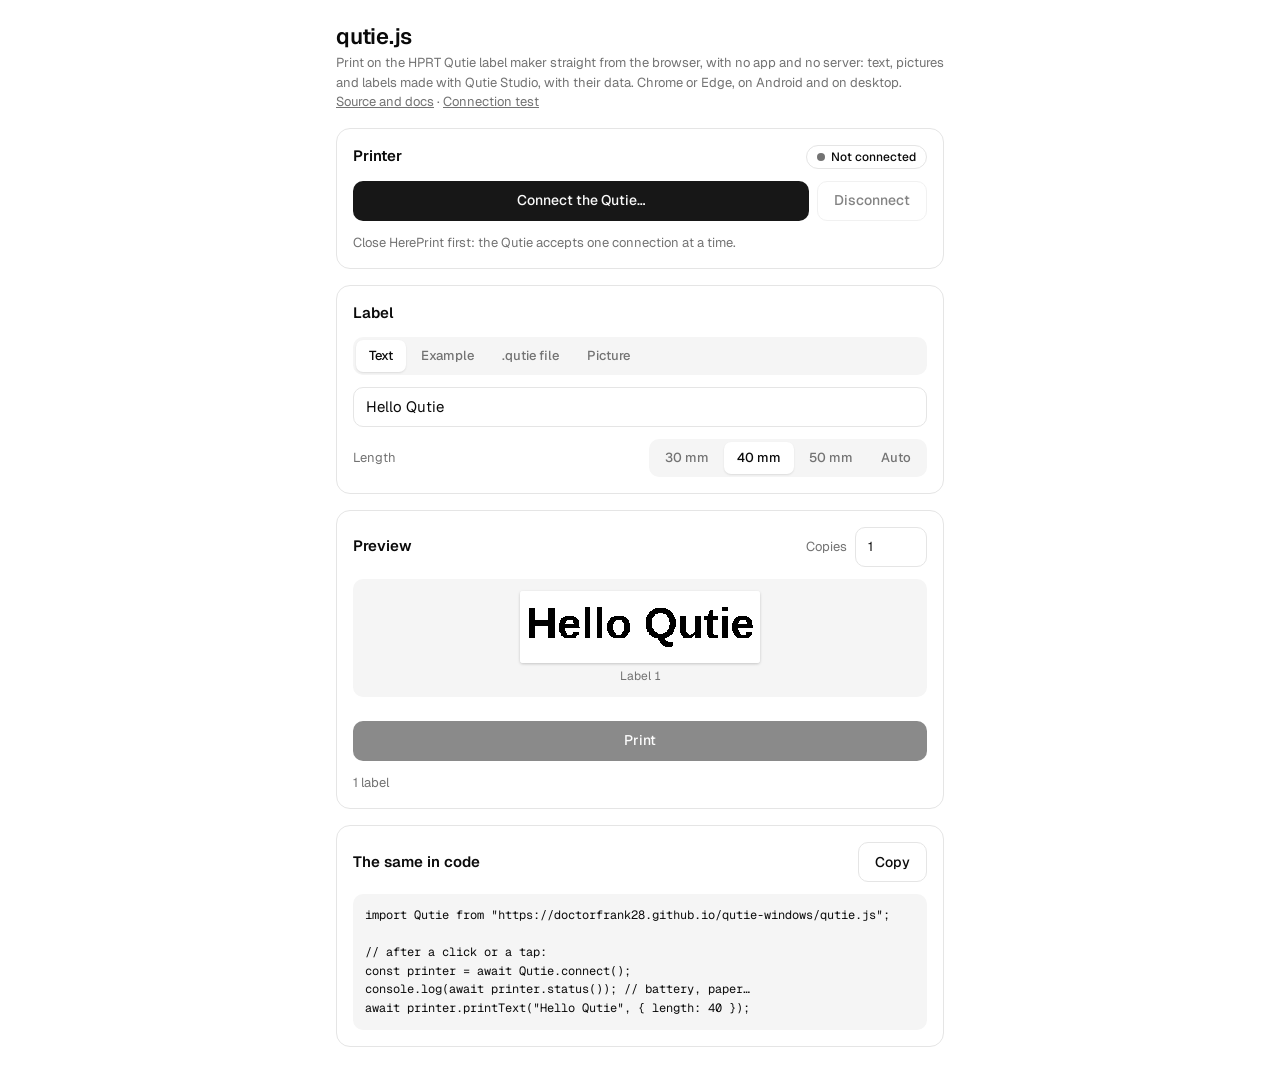
<file: web/index.html>
<!doctype html>
<html lang="en">
<head>
<meta charset="utf-8">
<meta name="viewport" content="width=device-width, initial-scale=1, viewport-fit=cover">
<meta name="color-scheme" content="light dark">
<title>qutie.js Demo</title>
<meta name="description" content="Print on the HPRT Qutie label maker from the browser with qutie.js: text, pictures and Qutie Studio labels with data.">
<link rel="preconnect" href="https://fonts.googleapis.com">
<link rel="preconnect" href="https://fonts.gstatic.com" crossorigin>
<link href="https://fonts.googleapis.com/css2?family=Geist:wght@400;500;600;700&family=Geist+Mono:wght@400;500&display=swap" rel="stylesheet">
<style>
:root {
  --background: oklch(1 0 0); --foreground: oklch(0.145 0 0); --card: oklch(1 0 0);
  --muted: oklch(0.97 0 0); --muted-foreground: oklch(0.556 0 0);
  --primary: oklch(0.205 0 0); --primary-foreground: oklch(0.985 0 0); --accent: oklch(0.97 0 0);
  --destructive: oklch(0.577 0.245 27.325); --ok: oklch(0.6 0.13 150);
  --border: oklch(0.922 0 0); --input: oklch(0.922 0 0); --ring: oklch(0.708 0 0); --radius: 0.625rem;
}
@media (prefers-color-scheme: dark) {
  :root:not([data-theme="light"]) {
    --background: oklch(0.145 0 0); --foreground: oklch(0.985 0 0); --card: oklch(0.205 0 0);
    --muted: oklch(0.269 0 0); --muted-foreground: oklch(0.708 0 0);
    --primary: oklch(0.922 0 0); --primary-foreground: oklch(0.205 0 0); --accent: oklch(0.269 0 0);
    --destructive: oklch(0.704 0.191 22.216); --ok: oklch(0.72 0.14 150);
    --border: oklch(1 0 0 / 10%); --input: oklch(1 0 0 / 15%); --ring: oklch(0.556 0 0);
  }
}
:root[data-theme="dark"] {
  --background: oklch(0.145 0 0); --foreground: oklch(0.985 0 0); --card: oklch(0.205 0 0);
  --muted: oklch(0.269 0 0); --muted-foreground: oklch(0.708 0 0);
  --primary: oklch(0.922 0 0); --primary-foreground: oklch(0.205 0 0); --accent: oklch(0.269 0 0);
  --destructive: oklch(0.704 0.191 22.216); --ok: oklch(0.72 0.14 150);
  --border: oklch(1 0 0 / 10%); --input: oklch(1 0 0 / 15%); --ring: oklch(0.556 0 0);
}
* { box-sizing: border-box; }
html { -webkit-text-size-adjust: 100%; }
body { margin: 0; background: var(--background); color: var(--foreground); font: 15px/1.5 "Geist", system-ui, sans-serif; -webkit-font-smoothing: antialiased; }
main { max-width: 640px; margin: 0 auto; padding: 20px 16px calc(32px + env(safe-area-inset-bottom)); display: grid; gap: 16px; }
h1 { font-size: 22px; font-weight: 600; margin: 0; letter-spacing: -0.01em; }
h2 { font-size: 15px; font-weight: 600; margin: 0; }
p { margin: 0; }
a { color: inherit; }
.muted { color: var(--muted-foreground); font-size: 13px; }
.card { background: var(--card); border: 1px solid var(--border); border-radius: calc(var(--radius) + 4px); padding: 16px; display: grid; gap: 12px; min-width: 0; }
.row { display: flex; gap: 8px; align-items: center; flex-wrap: wrap; }
.between { justify-content: space-between; }
.grow { flex: 1 1 auto; min-width: 0; }
button, .file {
  font: inherit; font-size: 14px; font-weight: 500; height: 40px; padding: 0 16px; border-radius: var(--radius);
  border: 1px solid transparent; cursor: pointer; display: inline-flex; align-items: center; justify-content: center; gap: 8px;
  transition: background-color .15s, color .15s, border-color .15s, opacity .15s; touch-action: manipulation;
}
button:focus-visible, input:focus-visible, select:focus-visible, .file:focus-within { outline: 3px solid color-mix(in oklch, var(--ring) 50%, transparent); outline-offset: 1px; }
button:disabled { opacity: .5; pointer-events: none; }
.primary { background: var(--primary); color: var(--primary-foreground); }
.primary:hover { background: color-mix(in oklch, var(--primary) 90%, transparent); }
.outline, .file { background: var(--background); color: var(--foreground); border-color: var(--input); }
.outline:hover, .file:hover { background: var(--accent); }
.full { width: 100%; }
input[type=text], input[type=number], select {
  font: inherit; height: 40px; width: 100%; padding: 0 12px; border-radius: var(--radius);
  border: 1px solid var(--input); background: transparent; color: var(--foreground); min-width: 0;
}
select { appearance: auto; }
.file input { position: absolute; width: 1px; height: 1px; opacity: 0; }
label.field { display: grid; gap: 4px; font-size: 13px; color: var(--muted-foreground); min-width: 0; }
.fields { display: grid; grid-template-columns: repeat(auto-fill, minmax(160px, 1fr)); gap: 10px; }
.seg { display: inline-flex; background: var(--muted); border-radius: var(--radius); padding: 3px; gap: 2px; flex-wrap: wrap; }
.seg button { height: 32px; padding: 0 12px; font-size: 13px; background: transparent; color: var(--muted-foreground); border-radius: calc(var(--radius) - 3px); }
.seg button[aria-checked="true"] { background: var(--background); color: var(--foreground); box-shadow: 0 1px 2px oklch(0 0 0 / 10%); }
.badge { display: inline-flex; align-items: center; gap: 6px; height: 24px; padding: 0 10px; border-radius: 999px; font-size: 12px; font-weight: 500; border: 1px solid var(--border); white-space: nowrap; }
.badge::before { content: ""; width: 8px; height: 8px; border-radius: 50%; background: var(--muted-foreground); }
.badge.ok::before { background: var(--ok); } .badge.bad::before { background: var(--destructive); }
.previews { background: var(--muted); border-radius: var(--radius); padding: 12px; display: grid; gap: 10px; justify-items: center; max-height: 420px; overflow: auto; overscroll-behavior: contain; }
.previews figure { margin: 0; display: grid; gap: 4px; justify-items: center; max-width: 100%; }
.previews canvas { image-rendering: pixelated; background: #fff; border-radius: 3px; box-shadow: 0 1px 3px oklch(0 0 0 / 20%); height: 72px; width: auto; max-width: 100%; object-fit: contain; }
.previews figcaption { font-size: 12px; color: var(--muted-foreground); font-variant-numeric: tabular-nums; }
pre { font: 12px/1.55 "Geist Mono", ui-monospace, monospace; background: var(--muted); border-radius: var(--radius); padding: 12px; margin: 0; overflow: auto; white-space: pre; }
.error { color: var(--destructive); font-size: 13px; }
details summary { cursor: pointer; padding: 4px 0; }
details pre { margin-top: 8px; max-height: 260px; }
.hidden { display: none !important; }
@media (prefers-reduced-motion: reduce) { * { transition: none !important; } }
</style>
</head>
<body>
<main>
  <header>
    <h1>qutie.js</h1>
    <p class="muted">Print on the HPRT Qutie label maker straight from the browser, with no app and no server: text, pictures and labels made with Qutie Studio, with their data. Chrome or Edge, on Android and on desktop. <a href="https://github.com/DoctorFrank28/qutie-windows">Source and docs</a> · <a href="serial-test.html">Connection test</a></p>
  </header>

  <section class="card" aria-labelledby="printer-title">
    <div class="row between">
      <h2 id="printer-title">Printer</h2>
      <span class="badge" id="state" role="status">Not connected</span>
    </div>
    <div class="row">
      <button class="primary grow" id="connect" type="button">Connect the Qutie…</button>
      <button class="outline" id="disconnect" type="button" disabled>Disconnect</button>
    </div>
    <p class="muted" id="printer-line">Close HerePrint first: the Qutie accepts one connection at a time.</p>
  </section>

  <section class="card" aria-labelledby="label-title">
    <h2 id="label-title">Label</h2>
    <div class="seg" role="radiogroup" aria-label="What to print" id="sources">
      <button type="button" role="radio" data-source="text" aria-checked="true">Text</button>
      <button type="button" role="radio" data-source="example" aria-checked="false">Example</button>
      <button type="button" role="radio" data-source="file" aria-checked="false">.qutie file</button>
      <button type="button" role="radio" data-source="picture" aria-checked="false">Picture</button>
    </div>
    <div data-panel="text" class="row">
      <input type="text" id="text" name="text" class="grow" value="Hello Qutie" autocomplete="off" spellcheck="false" aria-label="Text">
    </div>
    <div data-panel="example" class="hidden">
      <select id="example" name="example" aria-label="Example label"></select>
    </div>
    <div data-panel="file" class="hidden">
      <label class="file full"><input type="file" id="file" accept=".qutie,application/json"><span id="file-name">Choose a .qutie file from Qutie Studio…</span></label>
    </div>
    <div data-panel="picture" class="hidden">
      <label class="file full"><input type="file" id="picture" accept="image/*"><span id="picture-name">Choose a picture…</span></label>
    </div>
    <div class="row between" id="length-row">
      <span class="muted" id="length-label">Length</span>
      <div class="seg" role="radiogroup" aria-labelledby="length-label" id="lengths">
        <button type="button" role="radio" data-len="30" aria-checked="false">30 mm</button>
        <button type="button" role="radio" data-len="40" aria-checked="true">40 mm</button>
        <button type="button" role="radio" data-len="50" aria-checked="false">50 mm</button>
        <button type="button" role="radio" data-len="auto" aria-checked="false">Auto</button>
      </div>
    </div>
  </section>

  <section class="card hidden" aria-labelledby="data-title" id="data-card">
    <div class="row between">
      <h2 id="data-title">Data</h2>
      <div class="seg hidden" role="radiogroup" aria-label="Which data" id="data-modes">
        <button type="button" role="radio" data-mode="rows" aria-checked="true">Saved rows</button>
        <button type="button" role="radio" data-mode="fields" aria-checked="false">One label</button>
      </div>
    </div>
    <p class="muted" id="data-note"></p>
    <div class="fields" id="fields"></div>
    <div class="fields" id="series"></div>
  </section>

  <section class="card" aria-labelledby="preview-title">
    <div class="row between">
      <h2 id="preview-title">Preview</h2>
      <label class="field" style="grid-auto-flow: column; align-items: center; gap: 8px;">Copies
        <input type="number" id="copies" name="copies" value="1" min="1" max="99" inputmode="numeric" style="width: 72px;">
      </label>
    </div>
    <div class="previews" id="previews" aria-live="polite"></div>
    <p class="error" id="error" role="alert"></p>
    <button class="primary full" id="print" type="button" disabled>Print</button>
    <p class="muted" id="progress" aria-live="polite"></p>
    <details id="trace-box" class="hidden"><summary class="muted">Details</summary><pre id="trace"></pre></details>
  </section>

  <section class="card" aria-labelledby="code-title">
    <div class="row between">
      <h2 id="code-title">The same in code</h2>
      <button class="outline" id="copy" type="button">Copy</button>
    </div>
    <pre id="code"></pre>
  </section>
</main>

<script type="module">
import Qutie from "./qutie.js";

const $ = (id) => document.getElementById(id);
const state = { source: "text", length: "40", doc: null, docName: "", data: "rows", values: {}, start: null, count: null, picture: null, printer: null };
let examples = [];

// ------------------------------------------------------------------ the printer
function showPrinter(text, ok = false, bad = false) {
  $("state").textContent = text;
  $("state").className = `badge ${ok ? "ok" : bad ? "bad" : ""}`;
  $("connect").disabled = ok;
  $("disconnect").disabled = !ok;
  $("print").disabled = !ok || !$("previews").childElementCount;
}

$("connect").addEventListener("click", async () => {
  try {
    showPrinter("Connecting…");
    const printer = await Qutie.connect();
    state.printer = printer;
    printer.addEventListener("disconnect", () => { state.printer = null; showPrinter("Disconnected", false, true); });
    showPrinter(`Connected · ${printer.transport === "bluetooth" ? "Bluetooth" : "serial port"}`, true);
    const s = await printer.status();
    $("printer-line").textContent = `${printer.name} · battery ${s.battery}% · ${s.paper === "continuous" ? "continuous tape" : "gap labels"} · density ${s.density}`;
  } catch (e) {
    const cancelled = e.name === "NotFoundError" && /cancel/i.test(e.message);
    showPrinter(cancelled ? "No printer chosen" : "Not connected", false, !cancelled);
    $("printer-line").textContent = `${e.name}: ${e.message}`;
  }
});
$("disconnect").addEventListener("click", async () => { await state.printer?.disconnect(); state.printer = null; showPrinter("Not connected"); });

// ------------------------------------------------------------------ what to print
function radio(group, attr, onPick) {
  $(group).addEventListener("click", (e) => {
    const b = e.target.closest(`button[${attr}]`);
    if (!b) return;
    for (const x of $(group).querySelectorAll("button")) x.setAttribute("aria-checked", String(x === b));
    onPick(b.getAttribute(attr));
  });
  $(group).addEventListener("keydown", (e) => {
    if (!["ArrowLeft", "ArrowRight"].includes(e.key)) return;
    const all = [...$(group).querySelectorAll("button")];
    const i = all.findIndex((x) => x.getAttribute("aria-checked") === "true");
    const next = all[(i + (e.key === "ArrowRight" ? 1 : all.length - 1)) % all.length];
    next.focus(); next.click();
  });
}
radio("sources", "data-source", (v) => {
  state.source = v;
  for (const p of document.querySelectorAll("[data-panel]")) p.classList.toggle("hidden", p.dataset.panel !== v);
  $("length-row").classList.toggle("hidden", v === "example" || v === "file");
  load();
});
radio("lengths", "data-len", (v) => { state.length = v; load(); });
radio("data-modes", "data-mode", (v) => { state.data = v; showData(); refresh(); });

$("text").addEventListener("input", debounce(load, 250));
$("example").addEventListener("change", load);
$("file").addEventListener("change", () => { $("file-name").textContent = $("file").files[0]?.name || "Choose a .qutie file…"; load(); });
$("picture").addEventListener("change", () => { $("picture-name").textContent = $("picture").files[0]?.name || "Choose a picture…"; load(); });
$("copies").addEventListener("input", debounce(refresh, 250));

function debounce(fn, ms) { let t; return (...a) => { clearTimeout(t); t = setTimeout(() => fn(...a), ms); }; }

/** The document for the current choice. */
async function load() {
  $("error").textContent = "";
  try {
    if (state.source === "text") { state.doc = Qutie.textLabel($("text").value || " ", { length: state.length }); state.docName = ""; }
    else if (state.source === "example") {
      const e = examples.find((x) => x.file === $("example").value) || examples[0];
      state.doc = await (await fetch(`examples/${e.file}`)).json();
      state.docName = `examples/${e.file}`;
    } else if (state.source === "file") {
      const f = $("file").files[0];
      state.doc = f ? JSON.parse(await f.text()) : null;
      state.docName = f?.name || "";
    } else {
      const f = $("picture").files[0];
      state.doc = f ? await Qutie.imageLabel(f, { length: state.length }) : null;
      state.picture = f || null;
    }
    state.values = {};
    state.data = state.doc?.data?.rows?.length ? "rows" : "fields";
    for (const b of $("data-modes").querySelectorAll("button")) b.setAttribute("aria-checked", String(b.dataset.mode === state.data));
    await buildData();
    await refresh();
  } catch (e) {
    $("error").textContent = e.message;
  }
}

// ------------------------------------------------------------------ data
const usesCounter = (doc) => /\{n([+-]\d+)?\}/.test(JSON.stringify(doc?.objects || []));

async function buildData() {
  const doc = state.doc;
  const fields = doc && (state.source === "example" || state.source === "file") ? await Qutie.fields(doc) : [];
  const counter = usesCounter(doc);
  $("data-card").classList.toggle("hidden", !fields.length && !counter);
  $("data-modes").classList.toggle("hidden", !doc?.data?.rows?.length);
  $("fields").replaceChildren(...fields.map((name) => {
    const label = document.createElement("label");
    label.className = "field";
    const input = document.createElement("input");
    input.type = "text"; input.name = name; input.autocomplete = "off"; input.placeholder = name;
    input.addEventListener("input", debounce(() => { state.values[name] = input.value; refresh(); }, 300));
    label.append(name, input);
    return label;
  }));
  $("series").replaceChildren(...(counter ? [["start", "Start number", doc.series?.start ?? 1], ["count", "How many", doc.series?.count ?? 10]] : []).map(([key, text, value]) => {
    const label = document.createElement("label");
    label.className = "field";
    const input = document.createElement("input");
    input.type = "number"; input.name = key; input.value = value; input.inputMode = "numeric";
    state[key] = Number(value);
    input.addEventListener("input", debounce(() => { state[key] = Number(input.value); refresh(); }, 300));
    label.append(text, input);
    return label;
  }));
  showData();
}

function showData() {
  const rows = state.doc?.data?.rows?.length || 0;
  const useRows = state.data === "rows" && rows;
  $("fields").classList.toggle("hidden", Boolean(useRows));
  $("data-note").textContent = useRows ? `One label for each of the ${rows} rows saved in the label (its formulas, copies and conditions apply).`
    : $("fields").childElementCount ? "Fill in the fields: one label with these values." : "";
}

function options() {
  const o = {};
  const copies = Math.max(1, Math.min(99, Number($("copies").value) || 1));
  if (copies > 1) o.copies = copies;
  if ((state.data === "fields" || !state.doc?.data?.rows?.length) && Object.keys(state.values).length) o.fields = { ...state.values };
  if (usesCounter(state.doc)) { o.start = state.start; o.count = state.count; }
  return o;
}

// ------------------------------------------------------------------ preview, print, code
async function refresh() {
  $("error").textContent = "";
  const previews = $("previews");
  if (!state.doc) { previews.replaceChildren(); showCode(); return; }
  try {
    const labels = await Qutie.preview(state.doc, { ...options(), scale: 2 });
    previews.replaceChildren(...labels.slice(0, 30).map(({ canvas, row, copy }, i) => {
      const fig = document.createElement("figure");
      const cap = document.createElement("figcaption");
      cap.textContent = row !== null ? `Row ${row + 1}${copy > 1 ? ` · copy ${copy}` : ""}` : `Label ${i + 1}`;
      canvas.setAttribute("role", "img");
      canvas.setAttribute("aria-label", cap.textContent);
      fig.append(canvas, cap);
      return fig;
    }));
    if (labels.length > 30) previews.append(Object.assign(document.createElement("p"), { className: "muted", textContent: `… and ${labels.length - 30} more` }));
    $("progress").textContent = `${labels.length} label${labels.length === 1 ? "" : "s"}`;
  } catch (e) {
    previews.replaceChildren();
    $("error").textContent = e.message;
  }
  $("print").disabled = !state.printer || !previews.childElementCount;
  showCode();
}

$("print").addEventListener("click", async () => {
  $("print").disabled = true;
  $("error").textContent = "";
  try {
    const started = performance.now();
    const { printed } = await state.printer.print(state.doc, {
      ...options(),
      onProgress: ({ printed: n, total }) => { $("progress").textContent = `Printing ${n} of ${total}…`; },
    });
    $("progress").textContent = `Printed ${printed} label${printed === 1 ? "" : "s"} in ${((performance.now() - started) / 1000).toFixed(1)} s`;
  } catch (e) {
    $("error").textContent = e.message;
  } finally {
    $("print").disabled = !state.printer;
    const trace = state.printer?.lastTrace || [];
    $("trace").textContent = trace.map((t) => `${String(t.ms).padStart(6)} ms  ${t.what}`).join("\n");
    $("trace-box").classList.toggle("hidden", !trace.length);
  }
});

function showCode() {
  const o = options();
  const args = Object.keys(o).length ? `, ${JSON.stringify(o, null, 1).replace(/\n\s*/g, " ")}` : "";
  let call;
  if (state.source === "text") call = `await printer.printText(${JSON.stringify($("text").value)}, { length: ${JSON.stringify(state.length === "auto" ? "auto" : Number(state.length))} });`;
  else if (state.source === "picture") call = `await printer.printImage(fileOrImage, { length: ${JSON.stringify(state.length === "auto" ? "auto" : Number(state.length))} });`;
  else call = `await printer.print(${JSON.stringify(state.docName || "label.qutie")}${args});`;
  $("code").textContent = `import Qutie from "https://doctorfrank28.github.io/qutie-windows/qutie.js";

// after a click or a tap:
const printer = await Qutie.connect();
console.log(await printer.status()); // battery, paper…
${call}`;
}
$("copy").addEventListener("click", async () => {
  try { await navigator.clipboard.writeText($("code").textContent); $("copy").textContent = "Copied"; setTimeout(() => { $("copy").textContent = "Copy"; }, 1500); } catch { /* not allowed here */ }
});

// ------------------------------------------------------------------ start
const support = Qutie.support();
if (!support.secure || (!support.bluetooth && !support.serial)) {
  $("connect").disabled = true;
  $("printer-line").textContent = !support.secure ? "This page must be opened over HTTPS." : "This browser cannot reach the printer: use Chrome or Edge (Android, Windows, macOS, Linux). Previews still work.";
}
examples = await (await fetch("examples/index.json")).json();
$("example").replaceChildren(...examples.map((e) => Object.assign(document.createElement("option"), { value: e.file, textContent: e.name })));
document.fonts?.ready.then(refresh);
load();
</script>
</body>
</html>
</file>
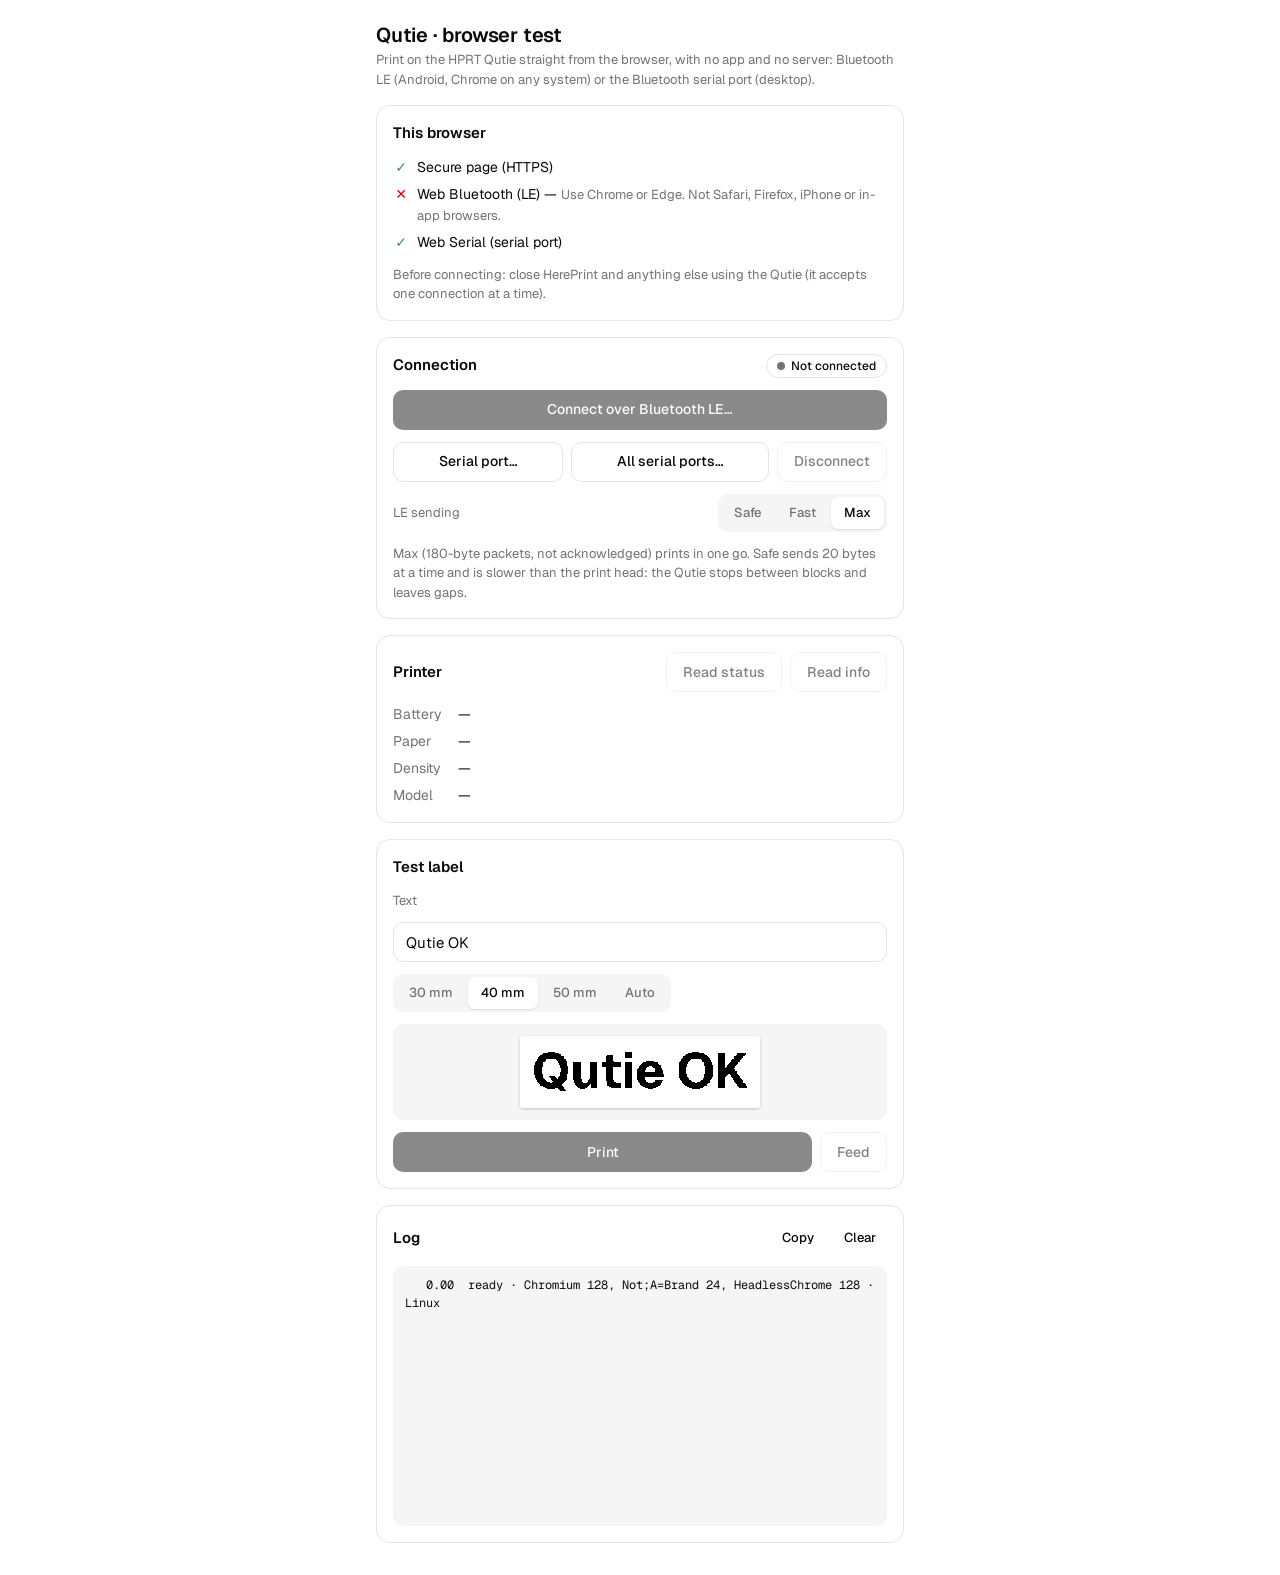
<file: web/serial-test.html>
<!doctype html>
<html lang="en">
<head>
<meta charset="utf-8">
<meta name="viewport" content="width=device-width, initial-scale=1, viewport-fit=cover">
<meta name="color-scheme" content="light dark">
<title>Qutie Browser Test</title>
<link rel="preconnect" href="https://fonts.googleapis.com">
<link rel="preconnect" href="https://fonts.gstatic.com" crossorigin>
<link href="https://fonts.googleapis.com/css2?family=Geist:wght@400;500;600;700&family=Geist+Mono:wght@400;500&display=swap" rel="stylesheet">
<style>
/* shadcn/ui tokens (neutral), light and dark */
:root {
  --background: oklch(1 0 0); --foreground: oklch(0.145 0 0);
  --card: oklch(1 0 0); --muted: oklch(0.97 0 0); --muted-foreground: oklch(0.556 0 0);
  --primary: oklch(0.205 0 0); --primary-foreground: oklch(0.985 0 0);
  --secondary: oklch(0.97 0 0); --accent: oklch(0.97 0 0);
  --destructive: oklch(0.577 0.245 27.325); --ok: oklch(0.6 0.13 150);
  --border: oklch(0.922 0 0); --input: oklch(0.922 0 0); --ring: oklch(0.708 0 0);
  --radius: 0.625rem;
}
@media (prefers-color-scheme: dark) {
  :root:not([data-theme="light"]) {
    --background: oklch(0.145 0 0); --foreground: oklch(0.985 0 0);
    --card: oklch(0.205 0 0); --muted: oklch(0.269 0 0); --muted-foreground: oklch(0.708 0 0);
    --primary: oklch(0.922 0 0); --primary-foreground: oklch(0.205 0 0);
    --secondary: oklch(0.269 0 0); --accent: oklch(0.269 0 0);
    --destructive: oklch(0.704 0.191 22.216); --ok: oklch(0.72 0.14 150);
    --border: oklch(1 0 0 / 10%); --input: oklch(1 0 0 / 15%); --ring: oklch(0.556 0 0);
  }
}
:root[data-theme="dark"] {
  --background: oklch(0.145 0 0); --foreground: oklch(0.985 0 0);
  --card: oklch(0.205 0 0); --muted: oklch(0.269 0 0); --muted-foreground: oklch(0.708 0 0);
  --primary: oklch(0.922 0 0); --primary-foreground: oklch(0.205 0 0);
  --secondary: oklch(0.269 0 0); --accent: oklch(0.269 0 0);
  --destructive: oklch(0.704 0.191 22.216); --ok: oklch(0.72 0.14 150);
  --border: oklch(1 0 0 / 10%); --input: oklch(1 0 0 / 15%); --ring: oklch(0.556 0 0);
}
* { box-sizing: border-box; }
html { -webkit-text-size-adjust: 100%; }
body {
  margin: 0; background: var(--background); color: var(--foreground);
  font: 15px/1.5 "Geist", system-ui, sans-serif; -webkit-font-smoothing: antialiased;
}
main { max-width: 560px; margin: 0 auto; padding: 20px 16px calc(32px + env(safe-area-inset-bottom)); display: grid; gap: 16px; }
h1 { font-size: 20px; font-weight: 600; margin: 0; letter-spacing: -0.01em; text-wrap: balance; }
h2 { font-size: 15px; font-weight: 600; margin: 0; }
p { margin: 0; }
.muted { color: var(--muted-foreground); font-size: 13px; }
.card { background: var(--card); border: 1px solid var(--border); border-radius: calc(var(--radius) + 4px); padding: 16px; display: grid; gap: 12px; }
.row { display: flex; gap: 8px; align-items: center; flex-wrap: wrap; }
.between { justify-content: space-between; }
.grow { flex: 1 1 auto; min-width: 0; }
button {
  font: inherit; font-size: 14px; font-weight: 500; height: 40px; padding: 0 16px; border-radius: var(--radius);
  border: 1px solid transparent; cursor: pointer; display: inline-flex; align-items: center; justify-content: center; gap: 8px;
  transition: background-color .15s, color .15s, border-color .15s, opacity .15s; touch-action: manipulation;
}
button:focus-visible, input:focus-visible { outline: 3px solid color-mix(in oklch, var(--ring) 50%, transparent); outline-offset: 1px; }
button:disabled { opacity: .5; pointer-events: none; }
.primary { background: var(--primary); color: var(--primary-foreground); }
.primary:hover { background: color-mix(in oklch, var(--primary) 90%, transparent); }
.outline { background: var(--background); color: var(--foreground); border-color: var(--input); }
.outline:hover { background: var(--accent); }
.ghost { background: transparent; color: var(--foreground); height: 32px; padding: 0 10px; font-size: 13px; }
.ghost:hover { background: var(--accent); }
.full { width: 100%; }
input[type=text] {
  font: inherit; height: 40px; width: 100%; padding: 0 12px; border-radius: var(--radius);
  border: 1px solid var(--input); background: transparent; color: var(--foreground);
}
.seg { display: inline-flex; background: var(--muted); border-radius: var(--radius); padding: 3px; gap: 2px; }
.seg button { height: 32px; padding: 0 12px; font-size: 13px; background: transparent; color: var(--muted-foreground); border-radius: calc(var(--radius) - 3px); }
.seg button[aria-checked="true"] { background: var(--background); color: var(--foreground); box-shadow: 0 1px 2px oklch(0 0 0 / 10%); }
.badge { display: inline-flex; align-items: center; gap: 6px; height: 24px; padding: 0 10px; border-radius: 999px; font-size: 12px; font-weight: 500; border: 1px solid var(--border); white-space: nowrap; }
.badge::before { content: ""; width: 8px; height: 8px; border-radius: 50%; background: var(--muted-foreground); }
.badge.ok::before { background: var(--ok); }
.badge.bad::before { background: var(--destructive); }
dl { margin: 0; display: grid; grid-template-columns: auto 1fr; gap: 6px 16px; font-size: 14px; }
dt { color: var(--muted-foreground); }
dd { margin: 0; font-variant-numeric: tabular-nums; overflow-wrap: anywhere; }
.checks { list-style: none; margin: 0; padding: 0; display: grid; gap: 6px; font-size: 14px; }
.checks li { display: flex; gap: 8px; align-items: baseline; }
.checks .mark { width: 16px; flex: none; text-align: center; font-weight: 600; }
.yes { color: var(--ok); } .no { color: var(--destructive); }
.preview { background: var(--muted); border-radius: var(--radius); padding: 12px; display: flex; justify-content: center; overflow-x: auto; overscroll-behavior-x: contain; }
.preview canvas { image-rendering: pixelated; background: #fff; border-radius: 3px; box-shadow: 0 1px 3px oklch(0 0 0 / 20%); height: 72px; width: auto; max-width: none; }
.log {
  font: 12px/1.5 "Geist Mono", ui-monospace, monospace; background: var(--muted); border-radius: var(--radius);
  padding: 10px 12px; height: 260px; overflow: auto; white-space: pre-wrap; overflow-wrap: anywhere; margin: 0;
  overscroll-behavior: contain; font-variant-numeric: tabular-nums;
}
.tx { color: oklch(0.55 0.15 250); } .rx { color: oklch(0.55 0.14 150); } .err { color: var(--destructive); }
.hidden { display: none !important; }
@media (prefers-reduced-motion: reduce) { * { transition: none !important; } }
</style>
</head>
<body>
<main>
  <header class="row between">
    <div class="grow">
      <h1>Qutie · browser test</h1>
      <p class="muted">Print on the HPRT Qutie straight from the browser, with no app and no server: Bluetooth LE (Android, Chrome on any system) or the Bluetooth serial port (desktop).</p>
    </div>
  </header>

  <section class="card" aria-labelledby="support-title">
    <h2 id="support-title">This browser</h2>
    <ul class="checks" id="checks"></ul>
    <p class="muted">Before connecting: close HerePrint and anything else using the Qutie (it accepts one connection at a time).</p>
  </section>

  <section class="card" aria-labelledby="conn-title">
    <div class="row between">
      <h2 id="conn-title">Connection</h2>
      <span class="badge" id="state" role="status">Not connected</span>
    </div>
    <button class="primary full" id="connect-le" type="button">Connect over Bluetooth LE…</button>
    <div class="row">
      <button class="outline grow" id="connect" type="button">Serial port…</button>
      <button class="outline grow" id="connect-all" type="button">All serial ports…</button>
      <button class="outline" id="disconnect" type="button" disabled>Disconnect</button>
    </div>
    <div class="row between">
      <span class="muted" id="mode-label">LE sending</span>
      <div class="seg" role="radiogroup" aria-labelledby="mode-label" id="modes">
        <button type="button" role="radio" data-mode="safe" aria-checked="false">Safe</button>
        <button type="button" role="radio" data-mode="fast" aria-checked="false">Fast</button>
        <button type="button" role="radio" data-mode="max" aria-checked="true">Max</button>
      </div>
    </div>
    <p class="muted">Max (180-byte packets, not acknowledged) prints in one go. Safe sends 20 bytes at a time and is slower than the print head: the Qutie stops between blocks and leaves gaps.</p>
  </section>

  <section class="card" aria-labelledby="printer-title">
    <div class="row between">
      <h2 id="printer-title">Printer</h2>
      <div class="row">
        <button class="outline" id="status" type="button" disabled>Read status</button>
        <button class="outline" id="info" type="button" disabled>Read info</button>
      </div>
    </div>
    <dl id="facts"><dt>Battery</dt><dd>—</dd><dt>Paper</dt><dd>—</dd><dt>Density</dt><dd>—</dd><dt>Model</dt><dd>—</dd></dl>
  </section>

  <section class="card" aria-labelledby="print-title">
    <h2 id="print-title">Test label</h2>
    <label class="muted" for="text">Text</label>
    <input type="text" id="text" name="text" value="Qutie OK" autocomplete="off" spellcheck="false">
    <div class="row between">
      <div class="seg" role="radiogroup" aria-label="Label length" id="lengths">
        <button type="button" role="radio" data-len="30" aria-checked="false">30 mm</button>
        <button type="button" role="radio" data-len="40" aria-checked="true">40 mm</button>
        <button type="button" role="radio" data-len="50" aria-checked="false">50 mm</button>
        <button type="button" role="radio" data-len="auto" aria-checked="false">Auto</button>
      </div>
    </div>
    <div class="preview"><canvas id="label" aria-label="Preview of the label as printed"></canvas></div>
    <div class="row">
      <button class="primary grow" id="print" type="button" disabled>Print</button>
      <button class="outline" id="feed" type="button" disabled>Feed</button>
    </div>
  </section>

  <section class="card" aria-labelledby="log-title">
    <div class="row between">
      <h2 id="log-title">Log</h2>
      <div class="row">
        <button class="ghost" id="copy" type="button">Copy</button>
        <button class="ghost" id="clear" type="button">Clear</button>
      </div>
    </div>
    <pre class="log" id="log" aria-live="polite"></pre>
  </section>
</main>

<script>
"use strict";
// Qutie protocol (see src/qutie/protocol.py): Bluetooth classic SPP, plain writes (the XOR
// handshake is optional), raster in GS v 0 0 blocks of 60 rows, each an LZO1X literal run.
const SPP = "00001101-0000-1000-8000-00805f9b34fb";
const DOTS = 96, DPMM = 203 / 25.4, EXTRA_MM = 10, FEED_MM = 14;
const ESC = 0x1b, GS = 0x1d;
const $ = (id) => document.getElementById(id);

// Bluetooth LE: service FF00, commands written to FF02, replies notified on FF01; FF03 also
// notifies (flow control, it seems) and is only logged.
const LE = { service: 0xff00, write: 0xff02, reply: 0xff01, flow: 0xff03 };
const MODES = { safe: { chunk: 20, response: true }, fast: { chunk: 100, response: false }, max: { chunk: 180, response: false } };

let port = null, writer = null, reader = null, rx = new Uint8Array(0), waiters = [];
let transport = null; // { kind: "le" | "serial", write(bytes), close() }
let mode = "max";
let flow = { count: 0, last: "" }; // FF03 notifications since the last summary
let length = "40";

// ------------------------------------------------------------------ log
const logEl = $("log");
const t0 = performance.now();
function log(text, cls = "") {
  const time = ((performance.now() - t0) / 1000).toFixed(2).padStart(7, " ");
  const line = document.createElement("span");
  if (cls) line.className = cls;
  line.textContent = `${time}  ${text}\n`;
  logEl.append(line);
  logEl.scrollTop = logEl.scrollHeight;
}
const hex = (bytes, max = 48) => {
  const shown = Array.from(bytes.slice(0, max), (b) => b.toString(16).padStart(2, "0")).join(" ");
  return bytes.length > max ? `${shown} … (${bytes.length} bytes)` : shown;
};
const ascii = (bytes) => Array.from(bytes, (b) => (b >= 32 && b < 127 ? String.fromCharCode(b) : ".")).join("");

// ------------------------------------------------------------------ support
function checks() {
  const ua = navigator.userAgent;
  const items = [
    [window.isSecureContext, "Secure page (HTTPS)", "Bluetooth in the browser needs HTTPS (or localhost)."],
    ["bluetooth" in navigator, "Web Bluetooth (LE)", "Use Chrome or Edge. Not Safari, Firefox, iPhone or in-app browsers."],
    ["serial" in navigator, "Web Serial (serial port)", "Optional: only Chrome and Edge on desktop see the Qutie's serial port."],
  ];
  $("checks").replaceChildren(...items.map(([ok, label, hint]) => {
    const li = document.createElement("li");
    li.innerHTML = `<span class="mark ${ok ? "yes" : "no"}" aria-hidden="true">${ok ? "✓" : "✕"}</span><span>${label}${ok ? "" : ` — <span class="muted">${hint}</span>`}</span>`;
    return li;
  }));
  return items[0][0] && (items[1][0] || items[2][0]);
}

// ------------------------------------------------------------------ connection
function setConnected(on, text) {
  $("state").textContent = text || (on ? `Connected · ${transport?.kind === "le" ? "Bluetooth LE" : "serial port"}` : "Not connected");
  $("state").className = `badge ${on ? "ok" : ""}`;
  for (const id of ["status", "info", "print", "feed", "disconnect"]) $(id).disabled = !on;
  $("connect").disabled = on || !("serial" in navigator);
  $("connect-all").disabled = on || !("serial" in navigator);
  $("connect-le").disabled = on || !("bluetooth" in navigator);
}

/** Bytes from the printer: replies go to the buffer that requests wait on. */
function received(value, tag = "RX") {
  if (tag === "FF03") { flow.count++; flow.last = hex(value); return; }
  log(`${tag} ${hex(value)}  ${ascii(value).slice(0, 48)}`, "rx");
  const next = new Uint8Array(rx.length + value.length);
  next.set(rx); next.set(value, rx.length);
  rx = next;
  waiters = waiters.filter((w) => !w());
}

async function connectLe() {
  try {
    log("requestDevice (Qutie over LE)");
    const device = await navigator.bluetooth.requestDevice({
      filters: [{ services: [LE.service] }, { namePrefix: "Qutie" }], optionalServices: [LE.service],
    });
    $("state").textContent = "Connecting…";
    const started = performance.now();
    const server = await device.gatt.connect();
    const service = await server.getPrimaryService(LE.service);
    const tx = await service.getCharacteristic(LE.write);
    for (const [id, tag] of [[LE.reply, "RX"], [LE.flow, "FF03"]]) {
      const ch = await service.getCharacteristic(id);
      ch.addEventListener("characteristicvaluechanged", (e) => {
        const v = e.target.value;
        received(new Uint8Array(v.buffer.slice(v.byteOffset, v.byteOffset + v.byteLength)), tag);
      });
      await ch.startNotifications();
    }
    device.addEventListener("gattserverdisconnected", () => { log("the printer disconnected (LE)", "err"); transport = null; setConnected(false); });
    transport = {
      kind: "le",
      async write(bytes) {
        const { chunk, response } = MODES[mode];
        for (let i = 0; i < bytes.length; i += chunk) {
          const part = bytes.slice(i, i + chunk);
          if (response) await tx.writeValueWithResponse(part); else await tx.writeValueWithoutResponse(part);
        }
      },
      async close() { device.gatt.disconnect(); },
    };
    log(`LE connected to "${device.name}" in ${Math.round(performance.now() - started)} ms`);
    setConnected(true);
  } catch (e) {
    log(`LE: ${e.name}: ${e.message}`, "err");
    $("state").textContent = e.name === "NotFoundError" ? "No printer chosen" : "Failed";
    $("state").className = "badge bad";
  }
}

async function connect(event) {
  const all = event?.currentTarget?.id === "connect-all";
  try {
    // The filter keeps devices with the serial port service (SPP); without it Chrome lists every
    // port it may open, still allowing SPP on Bluetooth devices.
    const options = all ? { allowedBluetoothServiceClassIds: [SPP] } : { allowedBluetoothServiceClassIds: [SPP], filters: [{ bluetoothServiceClassId: SPP }] };
    log(`requestPort ${all ? "without filter" : "filtered on SPP"}`);
    const chosen = await navigator.serial.requestPort(options);
    log(`port chosen: ${JSON.stringify(chosen.getInfo())}`);
    await open(chosen);
  } catch (e) {
    log(`connect: ${e.name}: ${e.message}`, "err");
    $("state").textContent = e.name === "NotFoundError" ? "No printer chosen" : "Failed";
    $("state").className = "badge bad";
  }
}

async function open(chosen) {
  $("state").textContent = "Opening…";
  const started = performance.now();
  await chosen.open({ baudRate: 115200 });
  port = chosen;
  writer = port.writable.getWriter();
  transport = { kind: "serial", write: (bytes) => writer.write(bytes), close: cleanup };
  log(`open in ${Math.round(performance.now() - started)} ms`);
  setConnected(true);
  readLoop();
  port.addEventListener("disconnect", () => { log("the printer disconnected", "err"); cleanup(); });
}

async function readLoop() {
  while (port?.readable) {
    reader = port.readable.getReader();
    try {
      for (;;) {
        const { value, done } = await reader.read();
        if (done) break;
        if (value?.length) received(value);
      }
    } catch (e) {
      log(`read: ${e.name}: ${e.message}`, "err");
      break;
    } finally {
      reader.releaseLock();
      reader = null;
    }
  }
}

async function cleanup() {
  try { await reader?.cancel(); } catch {}
  try { writer?.releaseLock(); } catch {}
  try { await port?.close(); } catch {}
  port = writer = reader = null;
  transport = null;
  setConnected(false);
}

async function disconnect() {
  log("disconnect");
  if (transport?.kind === "le") { await transport.close(); transport = null; setConnected(false); }
  else await cleanup();
}

async function send(bytes, label = "") {
  log(`TX ${label ? label + " " : ""}${hex(bytes)}`, "tx");
  const started = performance.now();
  await transport.write(bytes);
  if (transport?.kind === "le" && bytes.length > 64) {
    const ms = Math.max(1, performance.now() - started);
    log(`   ${bytes.length} bytes in ${Math.round(ms)} ms (${Math.round(bytes.length / ms * 1000)} B/s), FF03 ×${flow.count} (${flow.last})`);
    flow.count = 0;
  }
}

/** Bytes received after `from`, once `test` accepts them (or null after `ms`). */
function waitFor(from, test, ms) {
  return new Promise((resolve) => {
    const timer = setTimeout(() => { waiters = waiters.filter((w) => w !== check); resolve(null); }, ms);
    const check = () => {
      const got = rx.slice(from);
      if (!test(got)) return false;
      clearTimeout(timer);
      resolve(got);
      return true;
    };
    if (!check()) waiters.push(check);
  });
}

async function request(cmd, size, label) {
  const from = rx.length;
  const started = performance.now();
  await send(cmd, label);
  const reply = await waitFor(from, (b) => b.length >= size, 3000);
  if (!reply) { log(`${label}: no reply within 3 s (${rx.length - from} bytes)`, "err"); return null; }
  log(`${label}: reply in ${Math.round(performance.now() - started)} ms`);
  return reply.slice(0, size);
}

// ------------------------------------------------------------------ printer
function setFacts(pairs) {
  $("facts").replaceChildren(...pairs.flatMap(([k, v]) => {
    const dt = document.createElement("dt"); dt.textContent = k;
    const dd = document.createElement("dd"); dd.textContent = v;
    return [dt, dd];
  }));
}
const facts = {};

async function readStatus() {
  const b = await request(new Uint8Array([ESC, 0x12, 0x73]), 17, "status");
  if (!b) return;
  facts.Battery = `${b[3]}%`;
  facts.Paper = b[7] === 0 ? "continuous roll" : `type ${b[7]}`;
  facts.Density = String(b[6]);
  facts["Auto off"] = `${Math.round((b[4] | (b[5] << 8)) / 60)} min`;
  setFacts(Object.entries(facts));
}

const text = (bytes) => new TextDecoder("ascii").decode(bytes).replace(/[\0\xff]+$/g, "").replace(/[^\x20-\x7e]/g, "").trim();
async function readInfo() {
  const b = await request(new Uint8Array([ESC, 0x12, 0x64]), 124, "info");
  if (!b) return;
  facts.Model = text(b.slice(32, 56));
  facts.Serial = text(b.slice(56, 88));
  facts.Firmware = `${b[88]}.${b[89]}.${b[90]}`;
  facts.Bluetooth = text(b.slice(112, 124));
  setFacts(Object.entries(facts));
}

// ------------------------------------------------------------------ the label
/** The label as read: a canvas `length` mm long and 96 dots high, black text on white. */
function drawLabel() {
  const value = $("text").value || " ";
  const probe = document.createElement("canvas").getContext("2d");
  const font = (px) => `700 ${px}px "Segoe UI", Roboto, "Geist", system-ui, sans-serif`;
  const margin = Math.round(2 * DPMM);
  let px = 72;
  probe.font = font(px);
  let width = probe.measureText(value).width;
  const auto = length === "auto";
  const len = auto ? Math.min(1000 * DPMM, Math.ceil(width + 2 * margin)) : Math.floor(Number(length) * DPMM);
  while (px > 8 && (probe.font = font(px), (width = probe.measureText(value).width) > len - 2 * margin)) px -= 2;
  const canvas = $("label");
  canvas.width = Math.max(16, Math.floor(len));
  canvas.height = DOTS;
  const ctx = canvas.getContext("2d");
  ctx.fillStyle = "#fff"; ctx.fillRect(0, 0, canvas.width, DOTS);
  ctx.fillStyle = "#000"; ctx.font = font(px); ctx.textBaseline = "middle"; ctx.textAlign = "center";
  ctx.fillText(value, canvas.width / 2, DOTS / 2 + px * 0.05);
  // threshold to dots, as the printer prints them
  const img = ctx.getImageData(0, 0, canvas.width, DOTS);
  for (let i = 0; i < img.data.length; i += 4) {
    const v = (img.data[i] + img.data[i + 1] + img.data[i + 2]) / 3 < 128 ? 0 : 255;
    img.data[i] = img.data[i + 1] = img.data[i + 2] = v;
  }
  ctx.putImageData(img, 0, 0);
  return { canvas, lengthMm: canvas.width / DPMM, continuous: auto };
}

/** Rows for the head: the label turned (the start of the text comes out first), 1 = black, MSB left. */
function rasterRows(canvas) {
  const L = canvas.width;
  const src = canvas.getContext("2d").getImageData(0, 0, L, DOTS).data;
  const out = new Uint8Array(L * DOTS / 8);
  for (let y = 0; y < L; y++) {            // printed row y = label column y
    for (let x = 0; x < DOTS; x++) {       // printed column x = label row 95 - x
      const black = src[((DOTS - 1 - x) * L + y) * 4] < 128;
      if (black) out[y * 12 + (x >> 3)] |= 0x80 >> (x & 7);
    }
  }
  return out;
}

function lzoLiterals(data) {
  const n = data.length, end = [0x11, 0, 0];
  let head;
  if (n <= 238) head = [n + 17];
  else {
    const rest = n - 18;
    let zeros = Math.floor(rest / 255), last = rest % 255;
    if (last === 0) { zeros -= 1; last = 255; }
    head = [0, ...new Array(zeros).fill(0), last];
  }
  const out = new Uint8Array(head.length + n + 3);
  out.set(head); out.set(data, head.length); out.set(end, head.length + n);
  return out;
}

const le = (v, n) => Array.from({ length: n }, (_, i) => (v >> (8 * i)) & 0xff);

function jobBytes({ canvas, lengthMm, continuous }) {
  const rows = rasterRows(canvas);
  const parts = [new Uint8Array([ESC, 0x61, 1])];             // centre
  for (let start = 0; start < rows.length; start += 720) {     // 60 rows × 12 bytes per block
    const chunk = rows.slice(start, start + 720);
    const packed = lzoLiterals(chunk);
    parts.push(new Uint8Array([GS, 0x76, 0x30, 0x30, ...le(12, 2), ...le(chunk.length / 12, 2), ...le(packed.length, 4)]), packed);
  }
  const dots = (mm) => Math.floor(mm * DPMM + 1e-6);
  if (!continuous) parts.push(new Uint8Array([GS, 0x66, ...le(dots(lengthMm), 2)]), new Uint8Array([ESC, ESC, 1, ...le(dots(EXTRA_MM), 2)]));
  else parts.push(new Uint8Array([ESC, ESC, 1, ...le(dots(FEED_MM), 2)]));
  return parts;
}

async function print() {
  $("print").disabled = true;
  try {
    const label = drawLabel();
    const parts = jobBytes(label);
    const total = parts.reduce((s, p) => s + p.length, 0);
    log(`print "${$("text").value}": ${label.canvas.width} × ${DOTS} dots, ${parts.length} writes, ${total} bytes`);
    const started = performance.now();
    flow.count = 0;
    for (const p of parts) await send(p);
    log(`sent in ${Math.round(performance.now() - started)} ms, waiting for the printer…`);
    // "dithering_finish" means the Qutie has printed all it received: the first one after the
    // last byte is the end of the label (sent slowly, it also comes between blocks).
    const from = rx.length;
    const done = await waitFor(from, (b) => ascii(b).includes("dithering_finish"), 15000);
    if (done) log(`printed: confirmed ${Math.round(performance.now() - started)} ms after the start`);
    else log("no confirmation within 15 s (the label may still have printed)", "err");
  } catch (e) {
    log(`print: ${e.name}: ${e.message}`, "err");
  } finally {
    $("print").disabled = !transport; // LE or serial: still connected, ready for the next label
  }
}

async function feed() {
  await send(new Uint8Array([ESC, ESC, 1, ...le(Math.floor(FEED_MM * DPMM), 2)]), "feed");
}

// ------------------------------------------------------------------ wiring
$("connect").addEventListener("click", connect);
$("connect-all").addEventListener("click", connect);
$("connect-le").addEventListener("click", connectLe);
$("modes").addEventListener("click", (e) => {
  const b = e.target.closest("button[data-mode]");
  if (!b) return;
  mode = b.dataset.mode;
  for (const x of $("modes").querySelectorAll("button")) x.setAttribute("aria-checked", String(x === b));
  log(`LE sending: ${mode} (${MODES[mode].chunk} bytes, ${MODES[mode].response ? "acknowledged" : "not acknowledged"})`);
});
$("disconnect").addEventListener("click", disconnect);
$("status").addEventListener("click", readStatus);
$("info").addEventListener("click", readInfo);
$("print").addEventListener("click", print);
$("feed").addEventListener("click", feed);
$("text").addEventListener("input", drawLabel);
$("lengths").addEventListener("click", (e) => {
  const b = e.target.closest("button[data-len]");
  if (!b) return;
  length = b.dataset.len;
  for (const x of $("lengths").querySelectorAll("button")) x.setAttribute("aria-checked", String(x === b));
  drawLabel();
});
$("lengths").addEventListener("keydown", (e) => {
  if (!["ArrowLeft", "ArrowRight"].includes(e.key)) return;
  const all = [...$("lengths").querySelectorAll("button")];
  const i = all.findIndex((x) => x.getAttribute("aria-checked") === "true");
  const next = all[(i + (e.key === "ArrowRight" ? 1 : all.length - 1)) % all.length];
  next.focus(); next.click();
});
$("clear").addEventListener("click", () => { logEl.textContent = ""; });
$("copy").addEventListener("click", async () => {
  try { await navigator.clipboard.writeText(logEl.textContent); log("log copied"); } catch { log("copy not allowed here", "err"); }
});

const supported = checks();
setConnected(false);
if (!supported) { log("this browser cannot reach the printer: see the checks above", "err"); }
else {
  const chrome = (navigator.userAgentData?.brands || []).map((b) => `${b.brand} ${b.version}`).join(", ") || (navigator.userAgent.match(/Chrome\/[\d.]+/) || ["?"])[0];
  log(`ready · ${chrome} · ${navigator.userAgentData?.platform || navigator.platform}`);
  navigator.serial?.getPorts().then((ports) => { if (ports.length) log(`${ports.length} serial port(s) already allowed on this page`); });
}
document.fonts?.ready.then(drawLabel);
drawLabel();
</script>
</body>
</html>
</file>
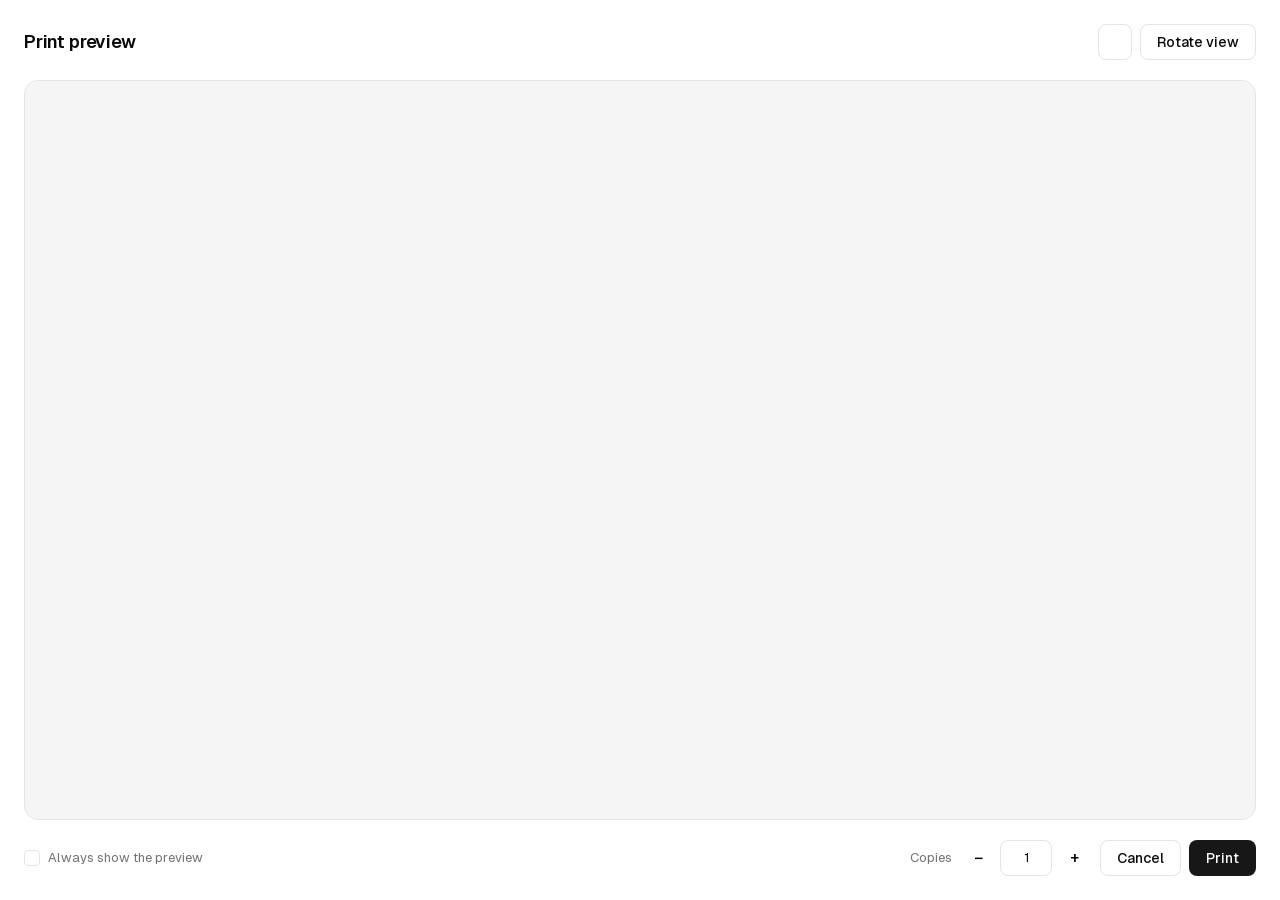
<file: src/qutie/app/web/preview.html>
<!doctype html>
<html lang="en">
<head>
  <meta charset="utf-8">
  <meta name="viewport" content="width=device-width, initial-scale=1">
  <title>Qutie</title>
  <link rel="stylesheet" href="style.css">
</head>
<body>
  <div class="app">
    <header class="bar">
      <div>
        <h1 id="title"></h1>
        <p id="summary" aria-live="polite"></p>
      </div>
      <div class="actions">
        <button class="outline" id="strip" type="button" aria-pressed="false"></button>
        <button class="outline" id="rotate" type="button"></button>
      </div>
    </header>

    <main class="labels" id="labels" aria-label=""></main>

    <div class="alert error" id="error" hidden role="alert"></div>

    <footer>
      <label class="inline-check">
        <input type="checkbox" id="always" class="check-input">
        <span id="always-label"></span>
      </label>
      <label class="inline-check" id="same-height-wrap" hidden>
        <input type="checkbox" id="same-height" class="check-input">
        <span id="same-height-label"></span>
      </label>
      <span class="spacer"></span>
      <div class="stepper" role="group" id="copies-group">
        <span id="copies-label"></span>
        <button class="ghost icon-button" id="less" type="button" aria-label="−">−</button>
        <input id="copies" type="number" min="1" max="99" value="1" inputmode="numeric">
        <button class="ghost icon-button" id="more" type="button" aria-label="+">+</button>
      </div>
      <button class="outline" id="cancel" type="button"></button>
      <button class="primary" id="print" type="button"></button>
    </footer>
  </div>
  <script src="i18n.js"></script>
  <script src="preview.js"></script>
</body>
</html>
</file>
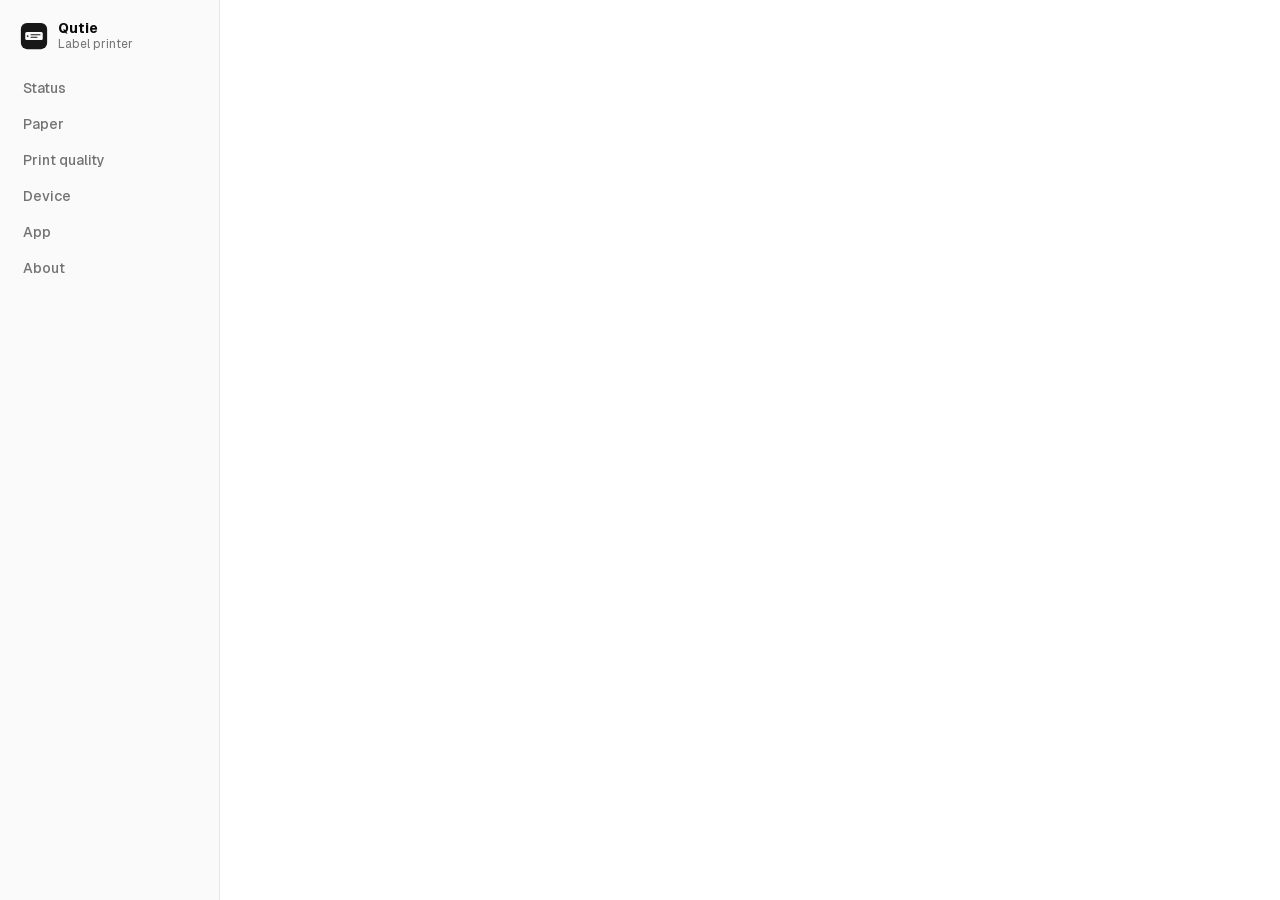
<file: src/qutie/app/web/settings.html>
<!doctype html>
<html lang="en">
<head>
  <meta charset="utf-8">
  <meta name="viewport" content="width=device-width, initial-scale=1">
  <title>Qutie</title>
  <link rel="stylesheet" href="style.css">
</head>
<body>
  <div class="shell">
    <nav class="sidebar" aria-label="Qutie">
      <div class="brand">
        <img src="icon.svg" alt="" width="28" height="28">
        <div><strong>Qutie</strong><span class="hint" id="brand-sub"></span></div>
      </div>
      <ul id="nav"></ul>
    </nav>
    <main class="panel" id="panel" aria-live="polite"></main>
  </div>
  <div class="toast" id="toast" role="status" hidden></div>
  <script src="i18n.js"></script>
  <script src="settings.js"></script>
</body>
</html>
</file>
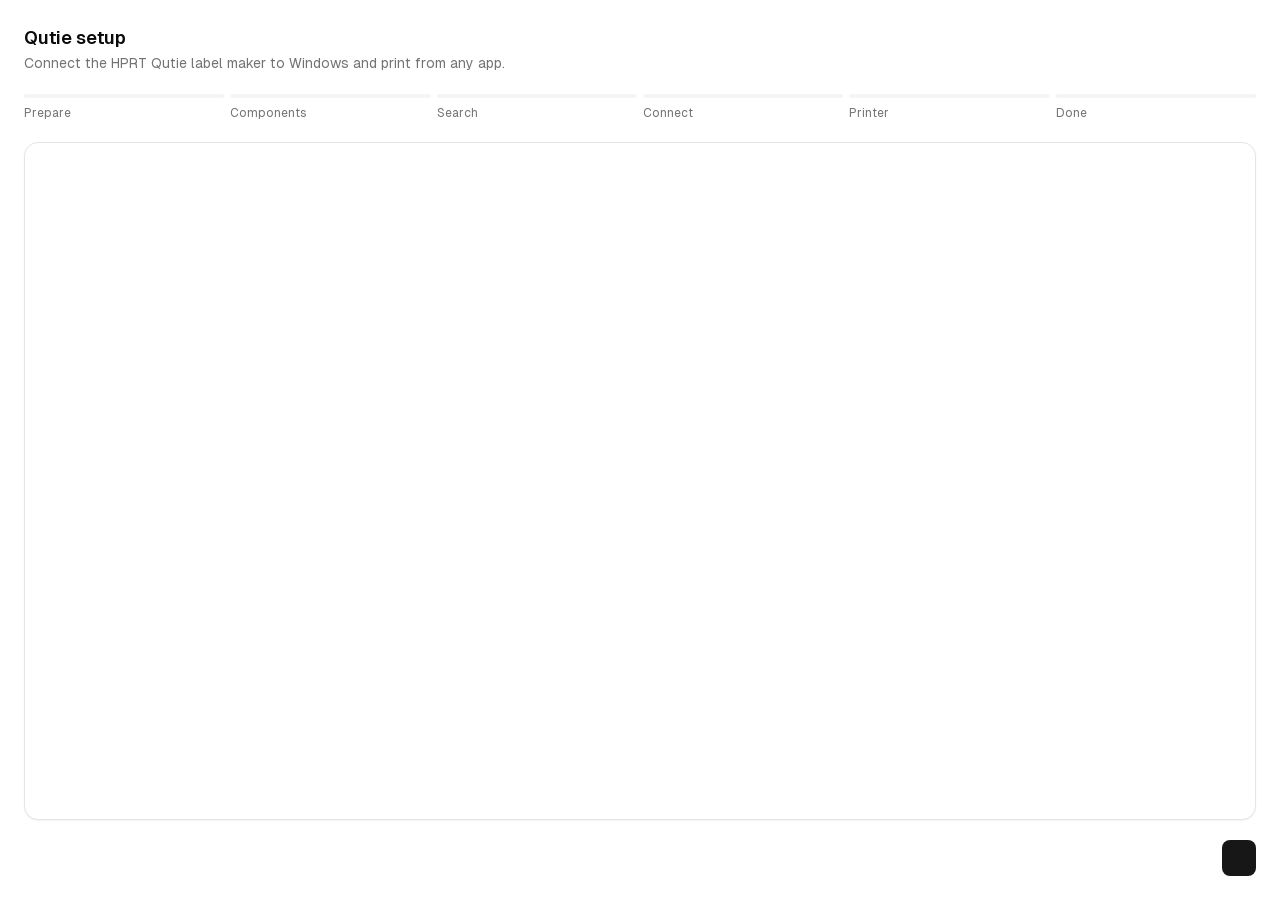
<file: src/qutie/app/web/wizard.html>
<!doctype html>
<html lang="en">
<head>
  <meta charset="utf-8">
  <meta name="viewport" content="width=device-width, initial-scale=1">
  <title>Qutie setup</title>
  <link rel="stylesheet" href="style.css">
</head>
<body>
  <div class="app">
    <header>
      <h1 id="title"></h1>
      <p id="subtitle"></p>
    </header>

    <ol class="steps" id="steps"></ol>

    <main class="card" id="content" aria-live="polite"></main>

    <footer>
      <button class="ghost" id="back" type="button"></button>
      <span class="spacer"></span>
      <button class="outline" id="secondary" type="button" hidden></button>
      <button class="primary" id="next" type="button"></button>
    </footer>
  </div>
  <script src="i18n.js"></script>
  <script src="wizard.js"></script>
</body>
</html>
</file>
<file: src/qutie/app/web/style.css>
/* shadcn/ui tokens and components (neutral base), light and dark. */
@font-face {
  font-family: "Geist";
  src: url("fonts/Geist-Variable.woff2") format("woff2");
  font-weight: 100 900;
  font-display: swap;
}
@font-face {
  font-family: "Geist Mono";
  src: url("fonts/GeistMono-Variable.woff2") format("woff2");
  font-weight: 100 900;
  font-display: swap;
}

:root {
  color-scheme: light;
  --radius: 0.625rem;
  --background: oklch(1 0 0);
  --foreground: oklch(0.145 0 0);
  --card: oklch(1 0 0);
  --card-foreground: oklch(0.145 0 0);
  --primary: oklch(0.205 0 0);
  --primary-foreground: oklch(0.985 0 0);
  --secondary: oklch(0.97 0 0);
  --secondary-foreground: oklch(0.205 0 0);
  --muted: oklch(0.97 0 0);
  --muted-foreground: oklch(0.556 0 0);
  --accent: oklch(0.97 0 0);
  --accent-foreground: oklch(0.205 0 0);
  --destructive: oklch(0.577 0.245 27.325);
  --success: oklch(0.6 0.13 155);
  --border: oklch(0.922 0 0);
  --input: oklch(0.922 0 0);
  --ring: oklch(0.708 0 0);
}

@media (prefers-color-scheme: dark) {
  :root {
    color-scheme: dark;
    --background: oklch(0.145 0 0);
    --foreground: oklch(0.985 0 0);
    --card: oklch(0.205 0 0);
    --card-foreground: oklch(0.985 0 0);
    --primary: oklch(0.922 0 0);
    --primary-foreground: oklch(0.205 0 0);
    --secondary: oklch(0.269 0 0);
    --secondary-foreground: oklch(0.985 0 0);
    --muted: oklch(0.269 0 0);
    --muted-foreground: oklch(0.708 0 0);
    --accent: oklch(0.269 0 0);
    --accent-foreground: oklch(0.985 0 0);
    --destructive: oklch(0.704 0.191 22.216);
    --success: oklch(0.72 0.14 155);
    --border: oklch(1 0 0 / 10%);
    --input: oklch(1 0 0 / 15%);
    --ring: oklch(0.556 0 0);
  }
}

* { box-sizing: border-box; }
html, body { height: 100%; }
body {
  margin: 0;
  background: var(--background);
  color: var(--foreground);
  font-family: "Geist", "Segoe UI", system-ui, sans-serif;
  font-size: 14px;
  line-height: 1.5;
  -webkit-font-smoothing: antialiased;
  user-select: none;
}
.mono, code, pre { font-family: "Geist Mono", Consolas, monospace; }

.app { display: flex; flex-direction: column; height: 100%; padding: 24px; gap: 20px; }

header h1 { font-size: 18px; font-weight: 600; margin: 0; letter-spacing: -0.01em; }
header p { margin: 2px 0 0; color: var(--muted-foreground); }

/* Steps */
.steps { display: flex; gap: 6px; margin: 0; padding: 0; list-style: none; }
.steps li { flex: 1; min-width: 0; display: flex; flex-direction: column; gap: 6px; font-size: 12px; color: var(--muted-foreground); overflow: hidden; text-overflow: ellipsis; white-space: nowrap; }
.steps li::before { content: ""; height: 4px; border-radius: 999px; background: var(--muted); }
.steps li[data-state="done"]::before, .steps li[data-state="active"]::before { background: var(--primary); }
.steps li[data-state="active"] { color: var(--foreground); font-weight: 500; }

/* Card */
.card {
  flex: 1; min-height: 0; overflow-y: auto;
  background: var(--card); color: var(--card-foreground);
  border: 1px solid var(--border); border-radius: calc(var(--radius) + 4px);
  padding: 24px; display: flex; flex-direction: column; gap: 16px;
  box-shadow: 0 1px 2px oklch(0 0 0 / 5%);
}
.card h2 { font-size: 16px; font-weight: 600; margin: 0; }
.description { color: var(--muted-foreground); margin: -10px 0 0; }
.description.flat { margin: 0; }
.hint { color: var(--muted-foreground); font-size: 12px; }

/* Check lists and status rows */
.list { display: flex; flex-direction: column; gap: 10px; margin: 0; padding: 0; list-style: none; }
.list li { display: flex; gap: 10px; align-items: flex-start; }

.icon { width: 16px; height: 16px; flex: none; margin-top: 2px; stroke: currentColor; fill: none; stroke-width: 2; stroke-linecap: round; stroke-linejoin: round; }
.icon.ok { color: var(--success); }
.icon.error { color: var(--destructive); }
.icon.wait { color: var(--muted-foreground); }
.spin { animation: spin 1s linear infinite; }
@keyframes spin { to { transform: rotate(360deg); } }
@media (prefers-reduced-motion: reduce) { .spin { animation-duration: 3s; } }

/* Choices (radio and checkbox cards) */
.choices { display: flex; flex-direction: column; gap: 8px; }
.choice {
  display: flex; align-items: center; gap: 12px; padding: 12px 14px;
  border: 1px solid var(--border); border-radius: var(--radius); cursor: pointer;
  transition: border-color 150ms, background-color 150ms;
}
.choice:hover { background: var(--accent); }
.choice:has(input:checked) { border-color: var(--primary); background: var(--accent); }
.choice:has(input:focus-visible) { box-shadow: 0 0 0 3px color-mix(in oklch, var(--ring) 50%, transparent); }
.choice input {
  appearance: none; width: 16px; height: 16px; margin: 0; flex: none; outline: none;
  border: 1px solid var(--input); border-radius: 999px; display: grid; place-content: center;
}
.choice input:checked { border-color: var(--primary); }
.choice input:checked::before { content: ""; width: 8px; height: 8px; border-radius: 999px; background: var(--primary); }
.choice input.check { border-radius: 4px; }
.choice input.check:checked { background: var(--primary); }
.choice input.check:checked::before {
  width: 10px; height: 10px; border-radius: 0; background: var(--primary-foreground);
  clip-path: polygon(14% 44%, 0 65%, 50% 100%, 100% 16%, 80% 0%, 43% 62%);
}
.choice .texts { flex: 1; min-width: 0; display: flex; flex-direction: column; }
.choice .name { font-weight: 500; }

.badge {
  display: inline-flex; align-items: center; height: 20px; padding: 0 8px; border-radius: 6px;
  font-size: 12px; font-weight: 500; border: 1px solid var(--border); color: var(--foreground); white-space: nowrap;
}
.badge.solid { background: var(--primary); color: var(--primary-foreground); border-color: transparent; }

details { border-top: 1px solid var(--border); padding-top: 12px; }
summary { cursor: pointer; color: var(--muted-foreground); font-size: 13px; border-radius: 4px; }
summary:focus-visible { outline: none; box-shadow: 0 0 0 3px color-mix(in oklch, var(--ring) 50%, transparent); }

.alert {
  border: 1px solid var(--border); border-radius: var(--radius); padding: 12px 14px;
  display: flex; gap: 10px; align-items: flex-start;
}
.alert.error { border-color: color-mix(in oklch, var(--destructive) 40%, transparent); color: var(--destructive); }
.alert p { margin: 0; }
.alert-title { font-weight: 500; }
.alert-text { color: var(--muted-foreground); }
.alert details { margin-top: 8px; }

pre.log {
  margin: 8px 0 0; padding: 12px; border-radius: var(--radius); background: var(--muted); color: var(--foreground);
  font-size: 12px; white-space: pre-wrap; max-height: 180px; overflow: auto; user-select: text;
}

.actions { display: flex; gap: 8px; flex-wrap: wrap; }

/* Settings: facts, fields, slider, select */
.facts { display: grid; grid-template-columns: max-content 1fr; gap: 6px 16px; margin: 0; }
.facts dt { color: var(--muted-foreground); }
.facts dd { margin: 0; overflow-wrap: anywhere; }
.field { display: flex; flex-direction: column; gap: 8px; }
.field label { font-weight: 500; }
.field-row { display: flex; justify-content: space-between; align-items: baseline; }
.field .hint { margin: 0; }

input[type="range"] { appearance: none; width: 100%; height: 16px; margin: 0; background: transparent; cursor: pointer; }
input[type="range"]::-webkit-slider-runnable-track { height: 6px; border-radius: 999px; background: var(--muted); }
input[type="range"]::-webkit-slider-thumb {
  appearance: none; width: 16px; height: 16px; margin-top: -5px; border-radius: 999px;
  background: var(--background); border: 1px solid var(--primary); box-shadow: 0 1px 2px oklch(0 0 0 / 10%);
}
input[type="range"]:focus-visible { outline: none; }
input[type="range"]:focus-visible::-webkit-slider-thumb { box-shadow: 0 0 0 3px color-mix(in oklch, var(--ring) 50%, transparent); }

select {
  font: inherit; font-size: 14px; height: 36px; padding: 0 12px; width: 100%; max-width: 240px;
  color: var(--foreground); background: var(--background); border: 1px solid var(--input);
  border-radius: calc(var(--radius) - 2px); cursor: pointer;
}
select:focus-visible { outline: none; border-color: var(--ring); box-shadow: 0 0 0 3px color-mix(in oklch, var(--ring) 50%, transparent); }
.outline.danger { color: var(--destructive); }
.outline.danger:hover { background: color-mix(in oklch, var(--destructive) 10%, transparent); }

/* Buttons */
footer { display: flex; gap: 8px; justify-content: flex-end; }
footer .spacer { flex: 1; }
button {
  font: inherit; font-weight: 500; font-size: 14px; height: 36px; padding: 0 16px;
  border-radius: calc(var(--radius) - 2px); border: 1px solid transparent; cursor: pointer;
  display: inline-flex; align-items: center; gap: 8px; white-space: nowrap;
  transition: background-color 150ms, opacity 150ms, box-shadow 150ms;
}
button:focus-visible { outline: none; box-shadow: 0 0 0 3px color-mix(in oklch, var(--ring) 50%, transparent); border-color: var(--ring); }
button:disabled { opacity: 0.5; pointer-events: none; }
.primary { background: var(--primary); color: var(--primary-foreground); }
.primary:hover { background: color-mix(in oklch, var(--primary) 90%, transparent); }
.secondary { background: var(--secondary); color: var(--secondary-foreground); }
.secondary:hover { background: color-mix(in oklch, var(--secondary) 80%, var(--foreground) 5%); }
.outline { background: var(--background); color: var(--foreground); border-color: var(--input); }
.outline:hover { background: var(--accent); }
.ghost { background: transparent; color: var(--foreground); }
.ghost:hover { background: var(--accent); }

/* ------------------------------------------------------------------ preview window */
header.bar { display: flex; justify-content: space-between; align-items: center; gap: 16px; }
.labels {
  flex: 1; min-height: 0; overflow: auto; display: flex; flex-wrap: wrap; align-content: flex-start;
  justify-content: center; gap: 20px; padding: 24px; border-radius: calc(var(--radius) + 4px);
  background: var(--muted); border: 1px solid var(--border);
}
.label { margin: 0; display: flex; flex-direction: column; align-items: center; gap: 8px; }
.label canvas {
  display: block; image-rendering: pixelated; background: #fff; border-radius: 6px;
  box-shadow: 0 1px 3px oklch(0 0 0 / 15%), 0 0 0 1px oklch(0 0 0 / 8%); max-width: 100%; height: auto;
}
.label figcaption { font-size: 12px; color: var(--muted-foreground); }
/* One strip of tape: the whole strip, scaled down to the window width. */
.labels.as-strip { align-content: center; }
.labels.as-strip .label { width: 100%; }
.labels.as-strip .label canvas { width: auto; max-width: 100%; max-height: 100%; }
.inline-check { display: inline-flex; align-items: center; gap: 8px; cursor: pointer; color: var(--muted-foreground); font-size: 13px; }
.check-input {
  appearance: none; width: 16px; height: 16px; margin: 0; border: 1px solid var(--input); border-radius: 4px;
  display: grid; place-content: center; cursor: pointer; outline: none; background: var(--background);
}
.check-input:checked { background: var(--primary); border-color: var(--primary); }
.check-input:checked::before {
  content: ""; width: 10px; height: 10px; background: var(--primary-foreground);
  clip-path: polygon(14% 44%, 0 65%, 50% 100%, 100% 16%, 80% 0%, 43% 62%);
}
.check-input:focus-visible { box-shadow: 0 0 0 3px color-mix(in oklch, var(--ring) 50%, transparent); }
.stepper { display: inline-flex; align-items: center; gap: 4px; color: var(--muted-foreground); font-size: 13px; }
.stepper span { margin-right: 4px; }
.icon-button { width: 36px; padding: 0; justify-content: center; font-size: 16px; }
input[type="number"] {
  font: inherit; width: 52px; height: 36px; text-align: center; color: var(--foreground); background: var(--background);
  border: 1px solid var(--input); border-radius: calc(var(--radius) - 2px); -moz-appearance: textfield;
}
input[type="number"]::-webkit-inner-spin-button { appearance: none; }
input[type="number"]:focus-visible { outline: none; border-color: var(--ring); box-shadow: 0 0 0 3px color-mix(in oklch, var(--ring) 50%, transparent); }

/* ------------------------------------------------------------------ settings window */
.shell { display: grid; grid-template-columns: 220px 1fr; height: 100%; }
.sidebar { border-right: 1px solid var(--border); padding: 20px 12px; display: flex; flex-direction: column; gap: 20px; background: color-mix(in oklch, var(--muted) 50%, var(--background)); }
.brand { display: flex; align-items: center; gap: 10px; padding: 0 8px; }
.brand div { display: flex; flex-direction: column; line-height: 1.2; }
#nav { list-style: none; margin: 0; padding: 0; display: flex; flex-direction: column; gap: 2px; }
#nav button {
  width: 100%; justify-content: flex-start; height: 34px; padding: 0 10px; background: transparent;
  color: var(--muted-foreground); font-weight: 500;
}
#nav button:hover { background: var(--accent); color: var(--foreground); }
#nav button.active { background: var(--accent); color: var(--foreground); }
.panel { overflow-y: auto; padding: 28px 32px; display: flex; flex-direction: column; gap: 16px; }
.panel-head h2 { font-size: 20px; font-weight: 600; margin: 0 0 4px; letter-spacing: -0.01em; }
.card-box {
  border: 1px solid var(--border); border-radius: calc(var(--radius) + 4px); background: var(--card);
  padding: 20px; display: flex; flex-direction: column; gap: 16px;
}
.card-box h3 { margin: 0; font-size: 14px; font-weight: 600; }
.setting { display: flex; justify-content: space-between; align-items: center; gap: 24px; }
.setting + .setting { border-top: 1px solid var(--border); padding-top: 16px; }
.setting-text { display: flex; flex-direction: column; gap: 2px; min-width: 0; }
.setting-text label { font-weight: 500; }
.setting-text .hint { margin: 0; }
.setting-control { flex: none; }
.setting-control select { width: 200px; }

.segmented { display: inline-flex; padding: 3px; border-radius: var(--radius); background: var(--muted); gap: 2px; }
.segmented button { height: 30px; padding: 0 12px; background: transparent; color: var(--muted-foreground); font-size: 13px; }
.segmented button[aria-checked="true"] { background: var(--background); color: var(--foreground); box-shadow: 0 1px 2px oklch(0 0 0 / 10%); }

.switch {
  width: 36px; height: 20px; padding: 2px; border-radius: 999px; background: var(--input); justify-content: flex-start;
  transition: background-color 150ms;
}
.switch span { display: block; width: 16px; height: 16px; border-radius: 999px; background: var(--background); box-shadow: 0 1px 2px oklch(0 0 0 / 20%); transition: transform 150ms; }
.switch[aria-checked="true"] { background: var(--primary); }
.switch[aria-checked="true"] span { transform: translateX(16px); }

.printer-head { display: flex; align-items: center; gap: 14px; }
.printer-head > div { flex: 1; display: flex; flex-direction: column; }
.printer-head strong { font-size: 16px; }
.ok-badge { color: var(--success); border-color: color-mix(in oklch, var(--success) 40%, transparent); }
.err-badge { color: var(--destructive); border-color: color-mix(in oklch, var(--destructive) 40%, transparent); }
.battery { display: flex; align-items: center; gap: 10px; }
.meter { width: 140px; height: 8px; border-radius: 999px; background: var(--muted); overflow: hidden; }
.meter span { display: block; height: 100%; background: var(--primary); border-radius: 999px; }

.toast {
  position: fixed; right: 20px; bottom: 20px; padding: 10px 14px; border-radius: var(--radius);
  background: var(--primary); color: var(--primary-foreground); font-weight: 500; box-shadow: 0 4px 12px oklch(0 0 0 / 15%);
}
.toast.error { background: var(--destructive); color: #fff; }

@media (max-width: 720px) {
  .shell { grid-template-columns: 1fr; grid-template-rows: auto 1fr; }
  .sidebar { border-right: 0; border-bottom: 1px solid var(--border); padding: 12px; }
  #nav { flex-direction: row; overflow-x: auto; }
  #nav button { width: auto; white-space: nowrap; }
  .panel { padding: 20px 16px; }
  .setting { flex-direction: column; align-items: flex-start; }
}

[hidden] { display: none !important; }
.card h3.subtitle { margin: 4px 0 -4px; font-size: 14px; font-weight: 600; }
</file>
